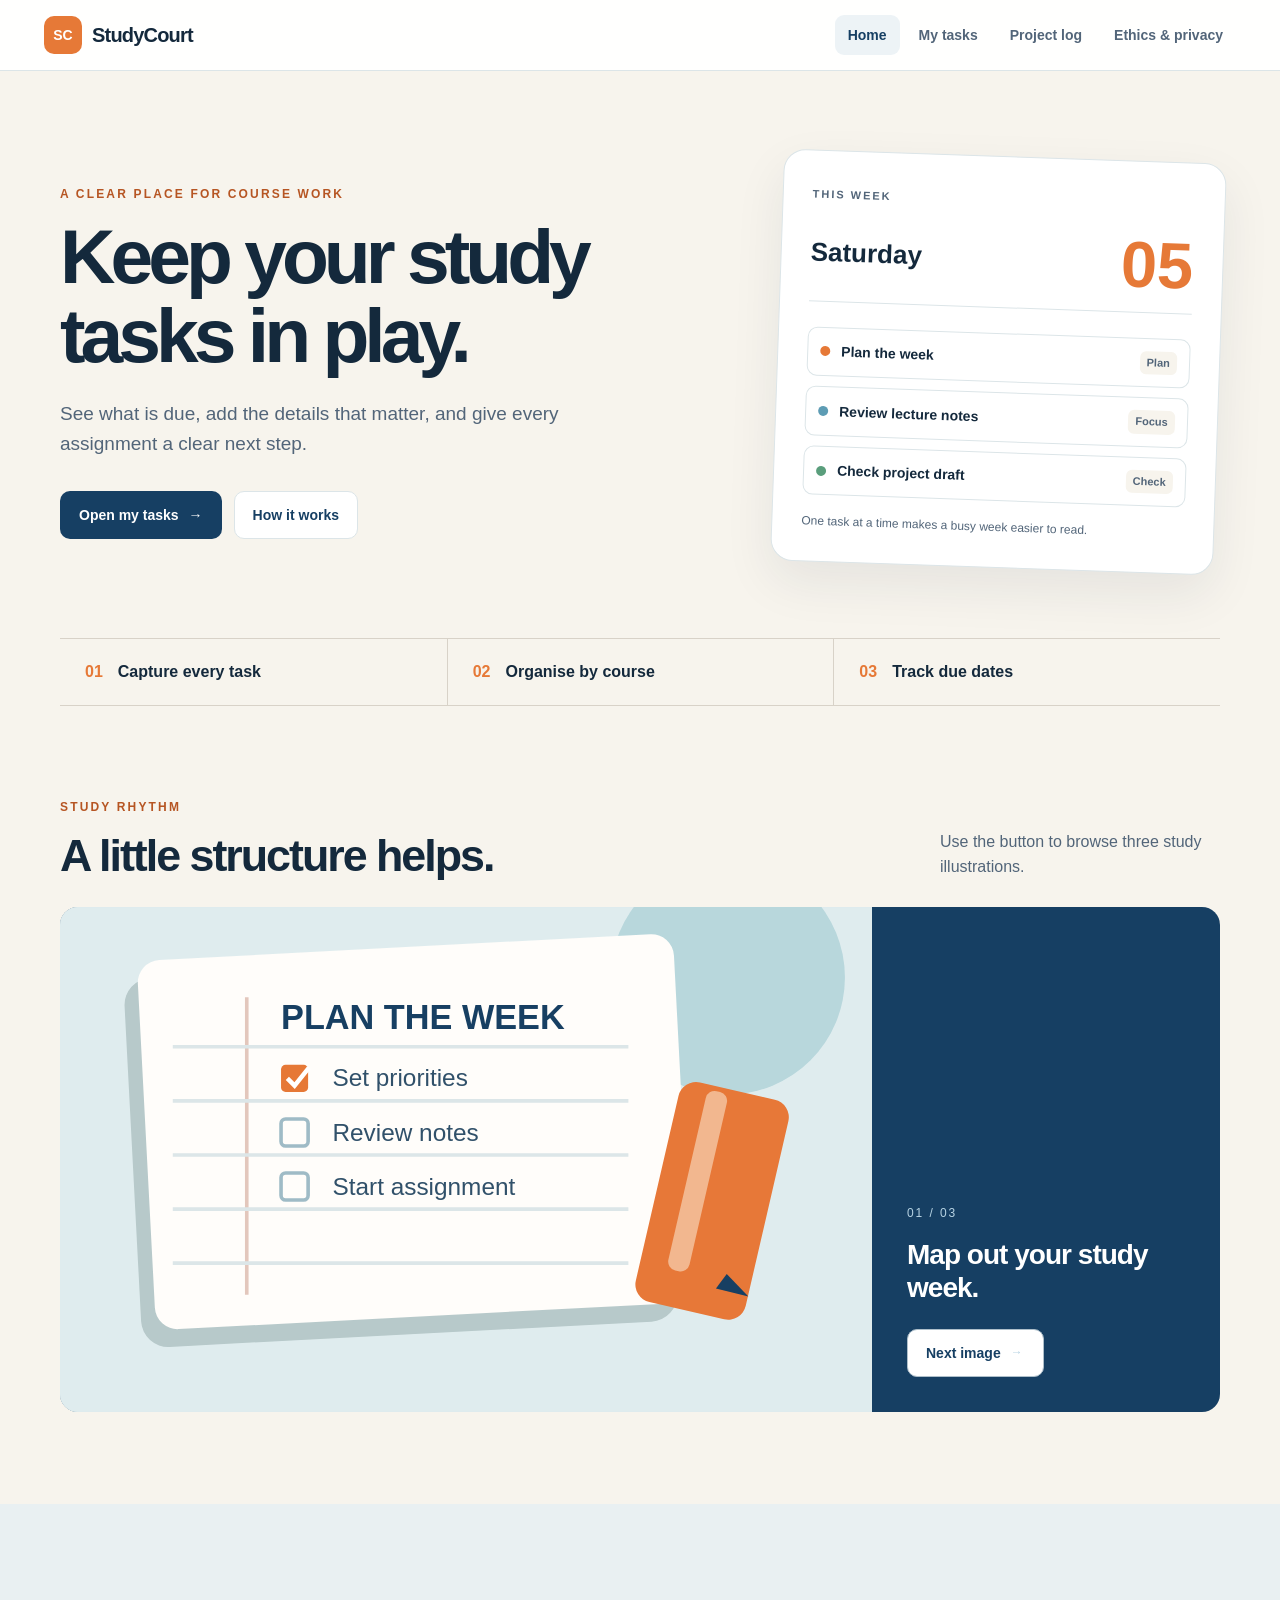
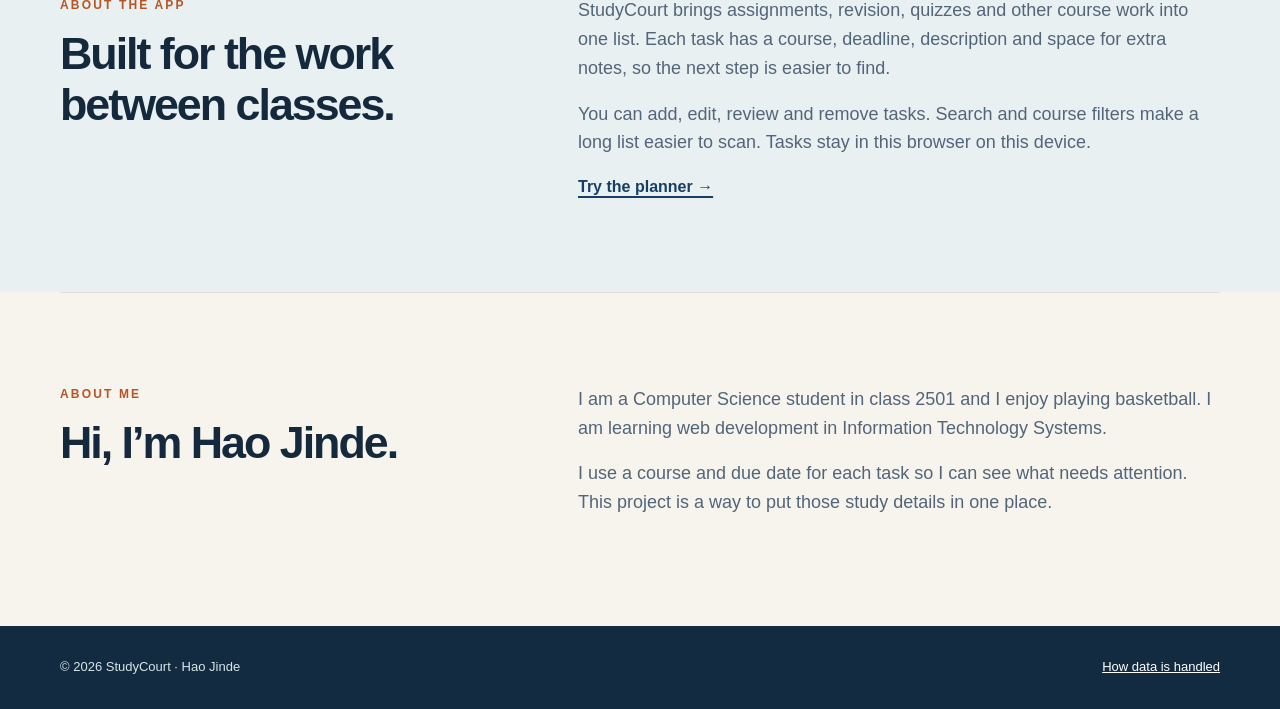
<file: index.html>
<!doctype html>
<html lang="en">
<head><meta charset="utf-8"><meta name="viewport" content="width=device-width, initial-scale=1"><meta http-equiv="refresh" content="0; url=source-code/html/index.html"><title>StudyCourt</title></head>
<body><p>Opening <a href="source-code/html/index.html">StudyCourt</a>…</p></body>
</html>
</file>
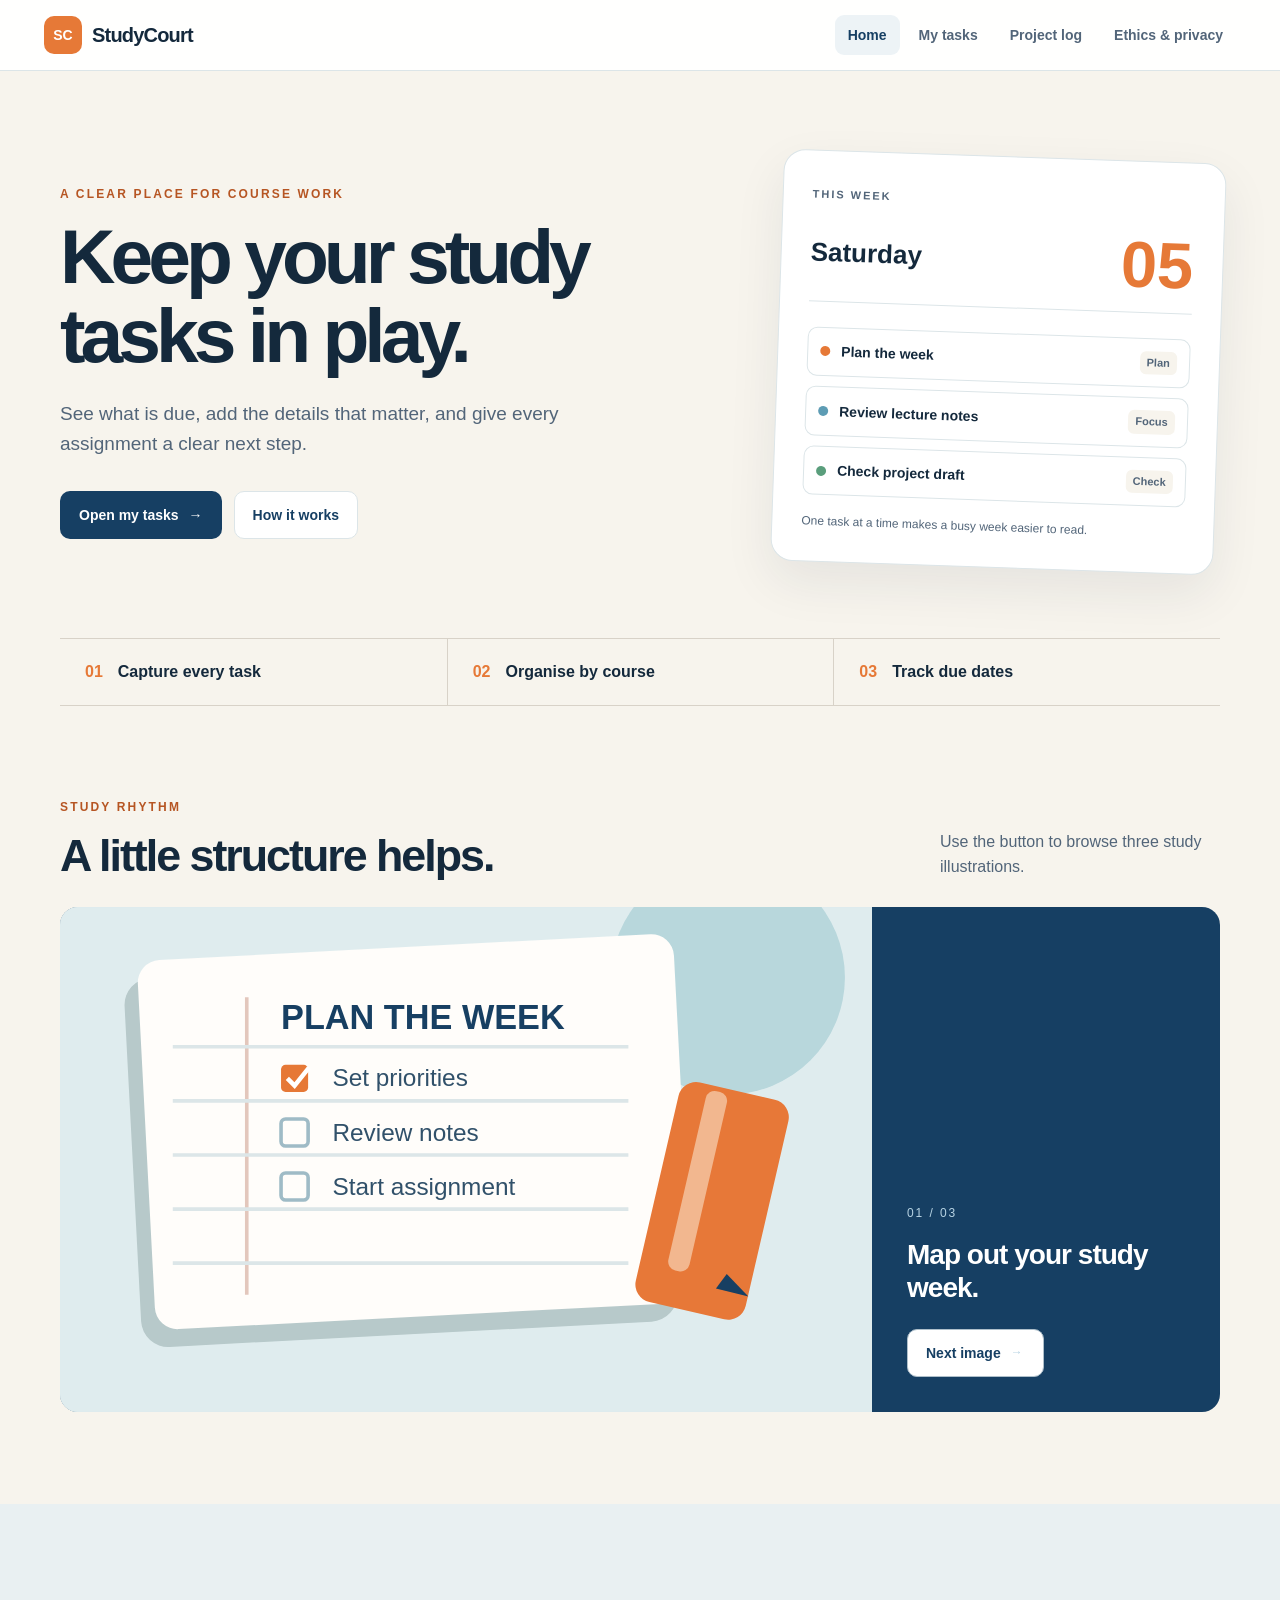
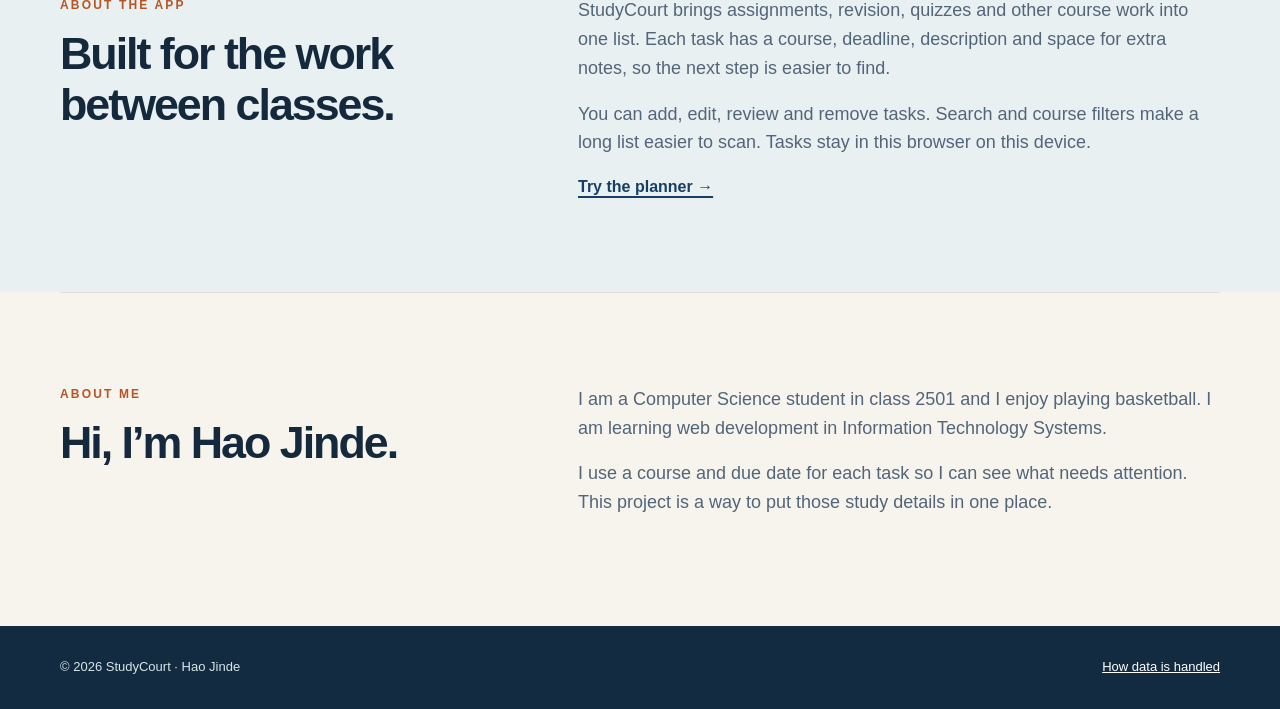
<file: source-code/html/index.html>
<!doctype html>
<html lang="en">
<head>
  <meta charset="utf-8">
  <meta name="viewport" content="width=device-width, initial-scale=1">
  <meta name="description" content="StudyCourt, a simple study task planner for students.">
  <title>StudyCourt | Home</title>
  <link rel="stylesheet" href="../css/styles.css?v=2">
  <script defer src="../js/site.js?v=2"></script>
</head>
<body data-page="home">
  <a class="skip-link" href="#main">Skip to content</a>
  <header class="site-header">
    <div class="header-inner">
      <a class="brand" href="index.html" aria-label="StudyCourt home"><span class="brand-mark">SC</span><span>StudyCourt</span></a>
      <nav aria-label="Main navigation">
        <a aria-current="page" href="index.html">Home</a><a href="tasks.html">My tasks</a><a href="blog.html">Project log</a><a href="privacy.html">Ethics & privacy</a>
      </nav>
    </div>
  </header>
  <main id="main">
    <section class="hero wrap">
      <div>
        <p class="eyebrow">A clear place for course work</p>
        <h1>Keep your study tasks in play.</h1>
        <p class="hero-copy">See what is due, add the details that matter, and give every assignment a clear next step.</p>
        <div class="hero-actions"><a class="button button-primary" href="tasks.html">Open my tasks <span aria-hidden="true">→</span></a><a class="button button-light" href="#about-app">How it works</a></div>
      </div>
      <div class="hero-card" aria-label="Planner preview">
        <span class="card-label">THIS WEEK</span>
        <div class="preview-date"><span id="preview-weekday">Today</span><strong id="preview-day">--</strong></div>
        <div class="preview-row"><span class="dot orange"></span><span>Plan the week</span><span class="mini-pill">Plan</span></div>
        <div class="preview-row"><span class="dot blue"></span><span>Review lecture notes</span><span class="mini-pill">Focus</span></div>
        <div class="preview-row"><span class="dot green"></span><span>Check project draft</span><span class="mini-pill">Check</span></div>
        <p class="preview-note">One task at a time makes a busy week easier to read.</p>
      </div>
    </section>
    <section class="feature-strip wrap" aria-label="Main features">
      <div><strong>01</strong><span>Capture every task</span></div><div><strong>02</strong><span>Organise by course</span></div><div><strong>03</strong><span>Track due dates</span></div>
    </section>
    <section class="section wrap" aria-labelledby="study-visuals-heading">
      <div class="section-heading"><div><p class="eyebrow">Study rhythm</p><h2 id="study-visuals-heading">A little structure helps.</h2></div><p>Use the button to browse three study illustrations.</p></div>
      <div class="image-stage"><img id="study-image" src="../../assets/study-plan.svg" alt="A notebook with a weekly study plan"><div class="image-caption"><span id="image-counter">01 / 03</span><p id="image-description">Map out your study week.</p><button id="next-image" class="button button-outline" type="button">Next image <span aria-hidden="true">→</span></button></div></div>
    </section>
    <section id="about-app" class="section section-tint"><div class="wrap two-column"><div><p class="eyebrow">About the app</p><h2>Built for the work between classes.</h2></div><div><p>StudyCourt brings assignments, revision, quizzes and other course work into one list. Each task has a course, deadline, description and space for extra notes, so the next step is easier to find.</p><p>You can add, edit, review and remove tasks. Search and course filters make a long list easier to scan. Tasks stay in this browser on this device.</p><a class="text-link" href="tasks.html">Try the planner →</a></div></div></section>
    <section class="section wrap two-column about-me"><div><p class="eyebrow">About me</p><h2>Hi, I’m Hao Jinde.</h2></div><div><p>I am a Computer Science student in class 2501 and I enjoy playing basketball. I am learning web development in Information Technology Systems.</p><p>I use a course and due date for each task so I can see what needs attention. This project is a way to put those study details in one place.</p></div></section>
  </main>
  <footer class="site-footer"><div class="wrap footer-inner"><span>© 2026 StudyCourt · Hao Jinde</span><a href="privacy.html">How data is handled</a></div></footer>
</body>
</html>
</file>
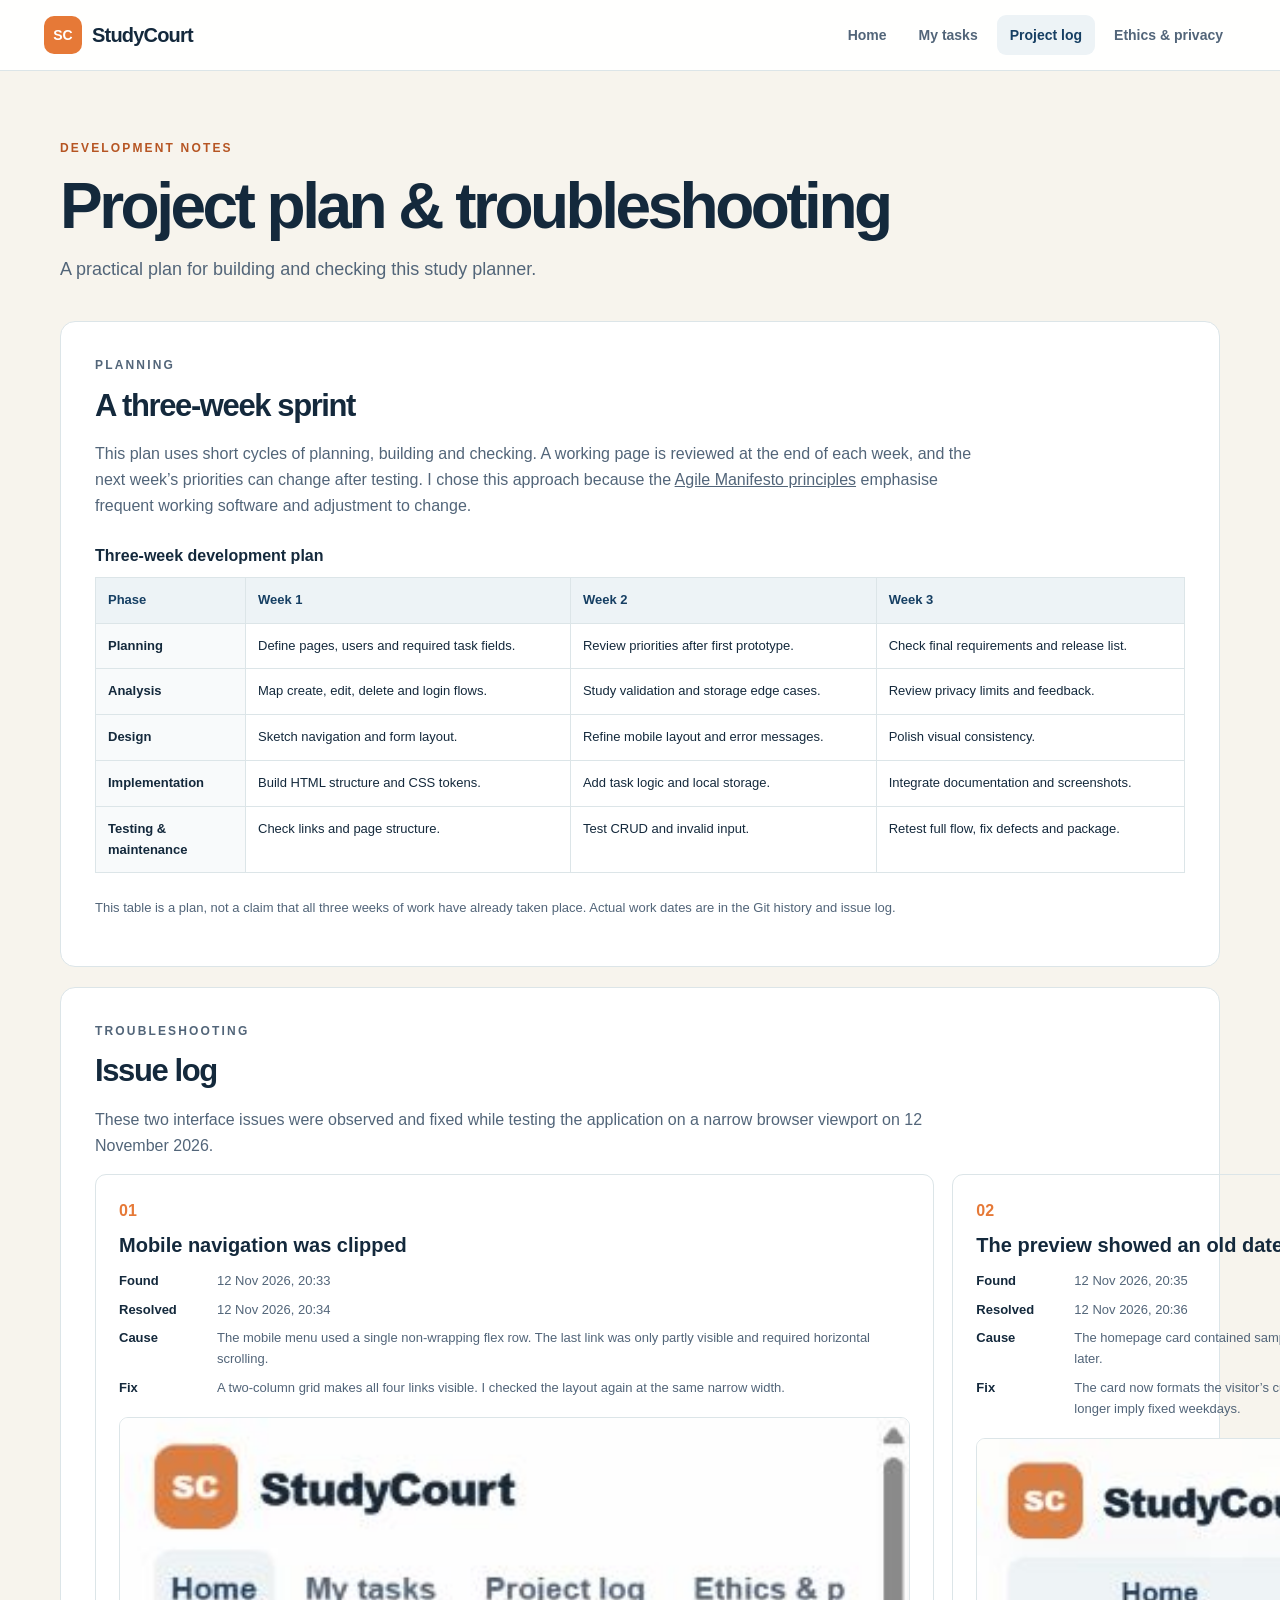
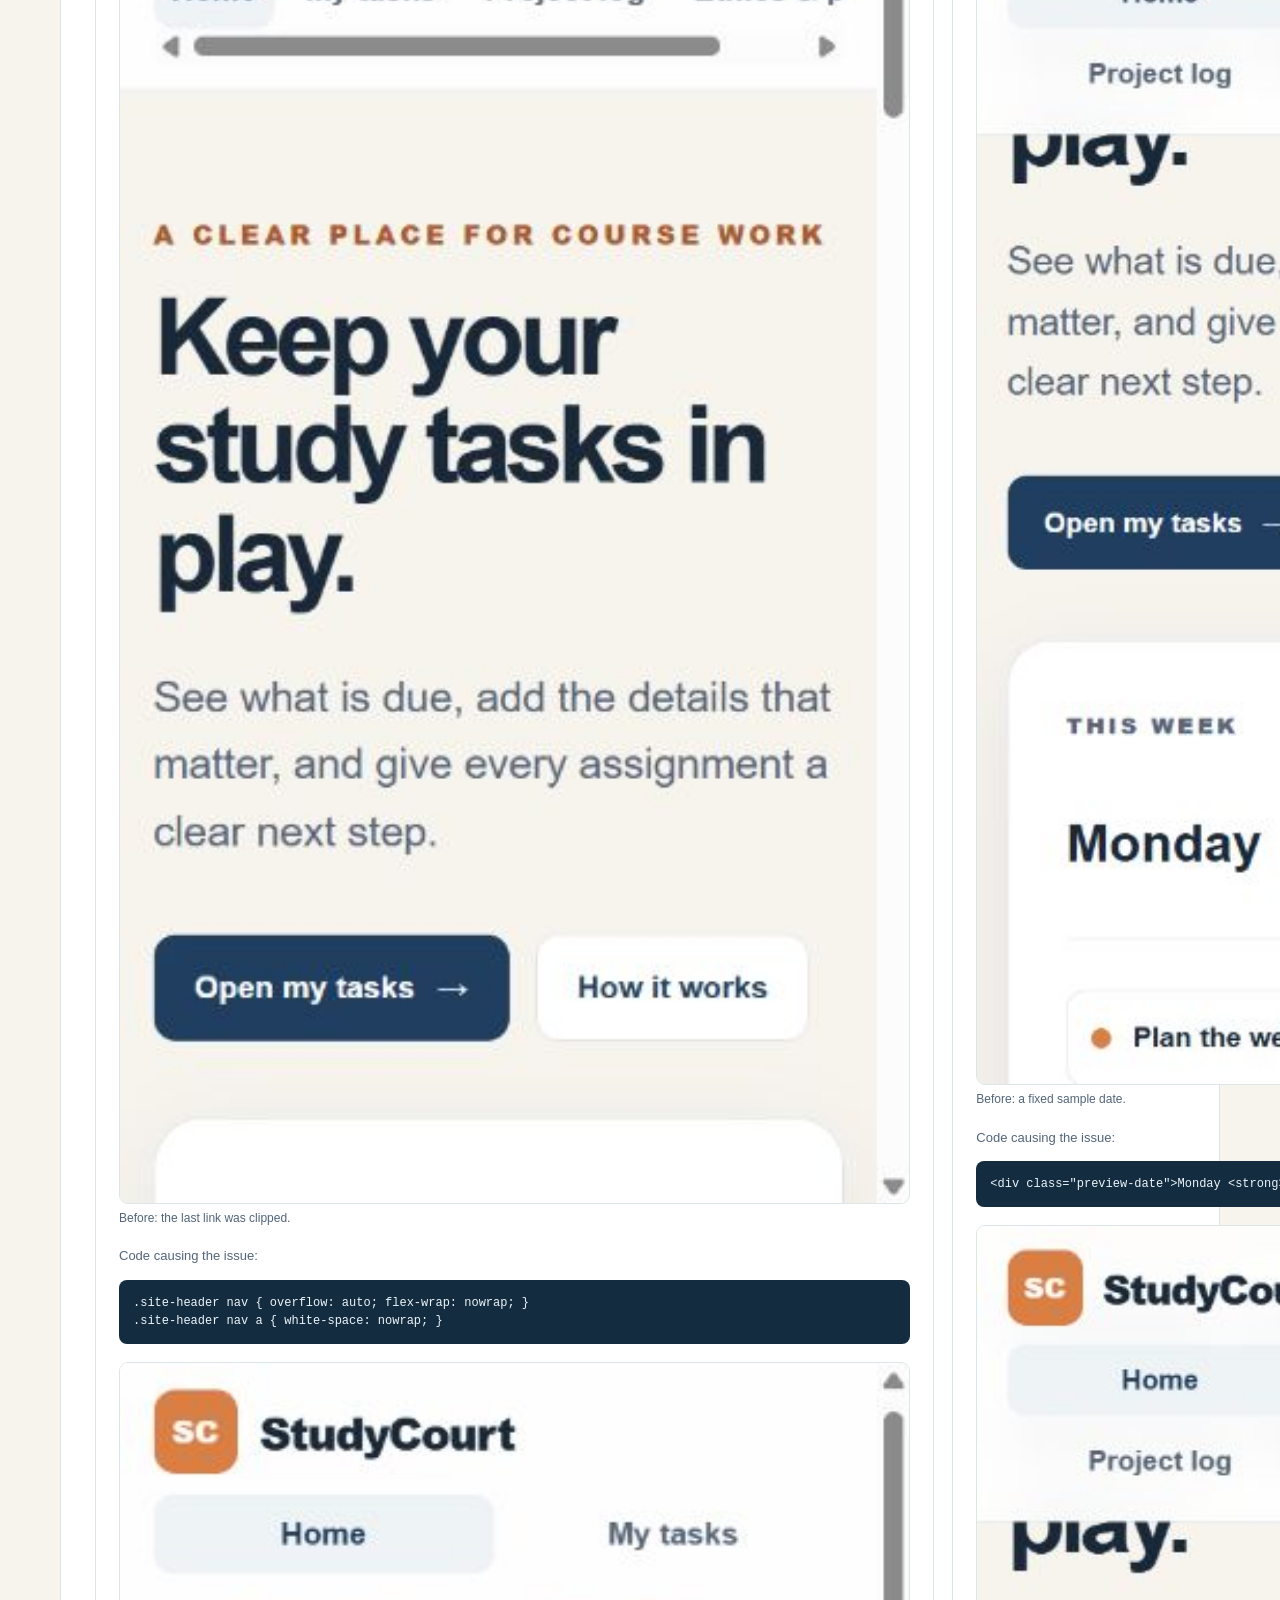
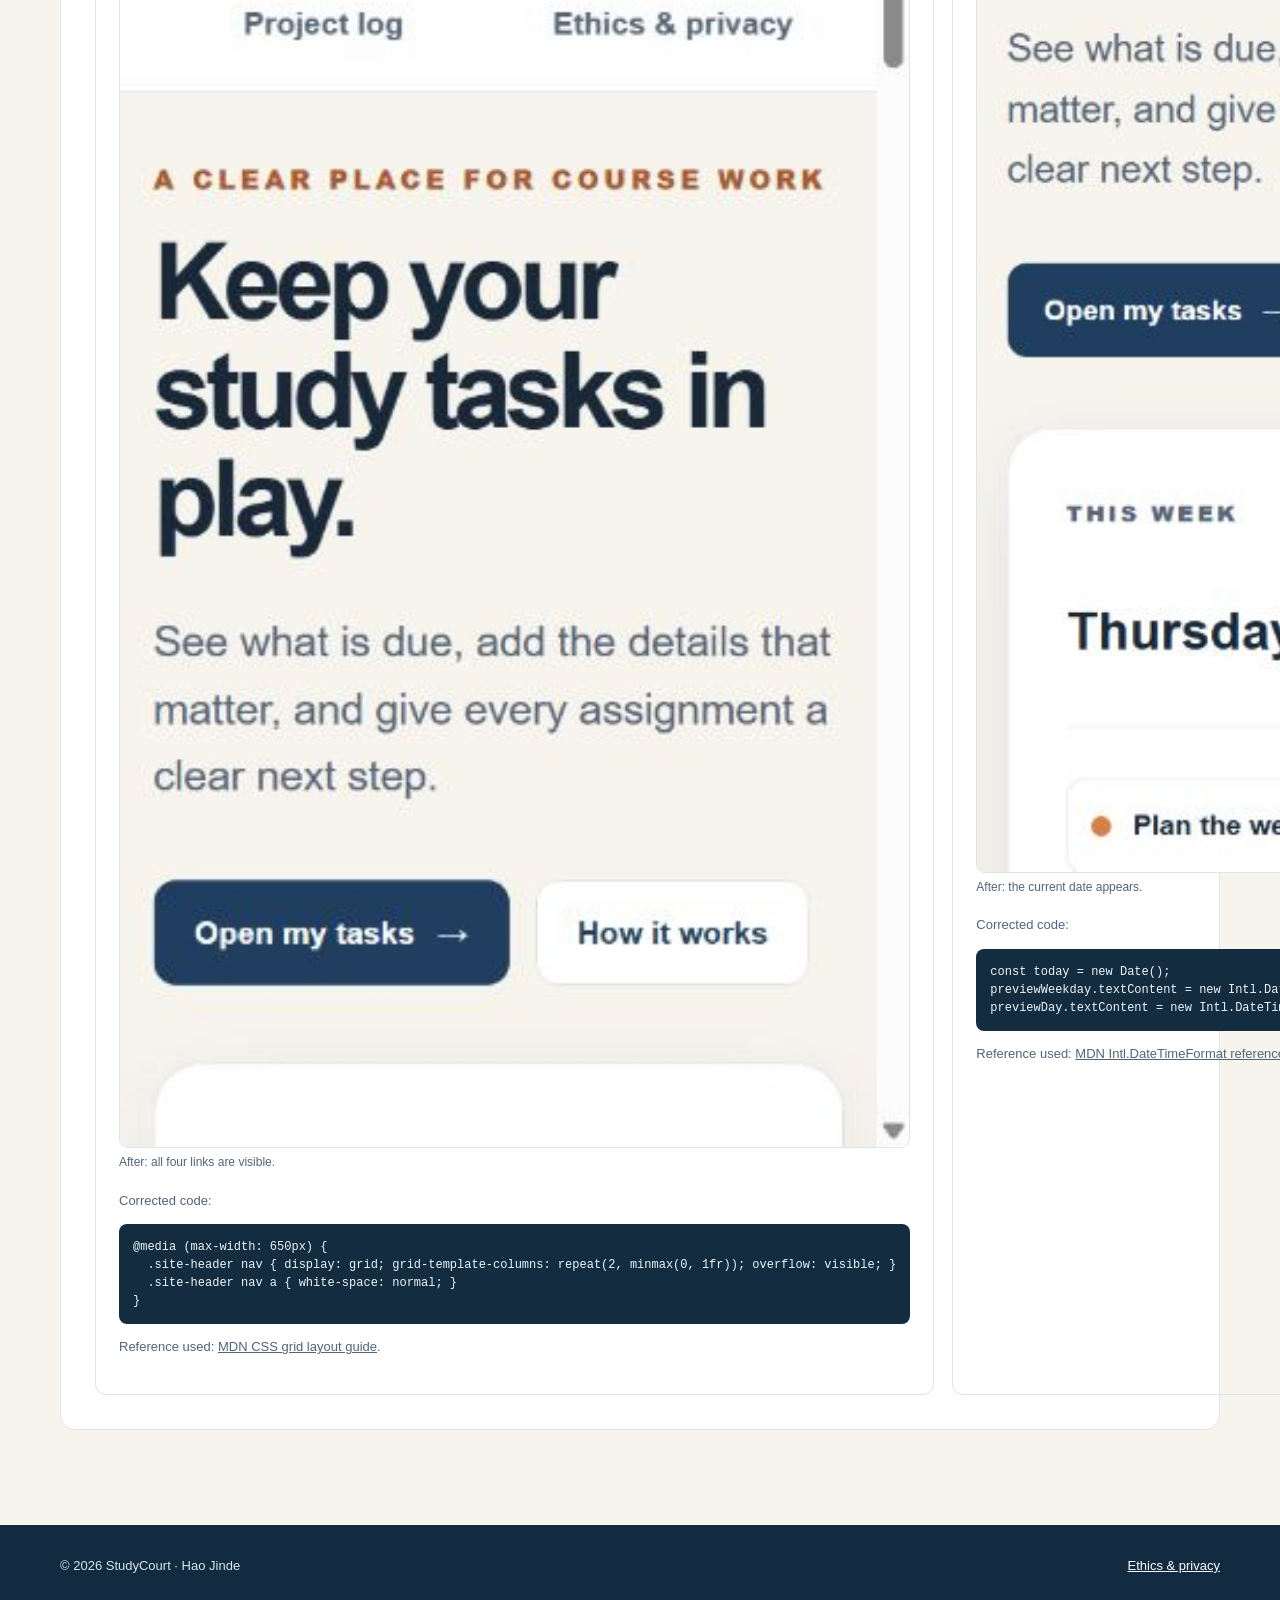
<file: source-code/html/blog.html>
<!doctype html>
<html lang="en">
<head><meta charset="utf-8"><meta name="viewport" content="width=device-width, initial-scale=1"><meta name="description" content="StudyCourt project plan and troubleshooting log."><title>StudyCourt | Project log</title><link rel="stylesheet" href="../css/styles.css?v=2"><script defer src="../js/site.js?v=2"></script></head>
<body data-page="blog">
  <a class="skip-link" href="#main">Skip to content</a><header class="site-header"><div class="header-inner"><a class="brand" href="index.html"><span class="brand-mark">SC</span><span>StudyCourt</span></a><nav aria-label="Main navigation"><a href="index.html">Home</a><a href="tasks.html">My tasks</a><a aria-current="page" href="blog.html">Project log</a><a href="privacy.html">Ethics & privacy</a></nav></div></header>
  <main id="main" class="wrap article-page"><div class="page-intro"><p class="eyebrow">Development notes</p><h1>Project plan & troubleshooting</h1><p>A practical plan for building and checking this study planner.</p></div>
    <section class="article-card"><p class="eyebrow">Planning</p><h2>A three-week sprint</h2><p>This plan uses short cycles of planning, building and checking. A working page is reviewed at the end of each week, and the next week’s priorities can change after testing. I chose this approach because the <a href="https://agilemanifesto.org/principles.html">Agile Manifesto principles</a> emphasise frequent working software and adjustment to change.</p><div class="table-scroll"><table><caption>Three-week development plan</caption><thead><tr><th>Phase</th><th>Week 1</th><th>Week 2</th><th>Week 3</th></tr></thead><tbody><tr><th>Planning</th><td>Define pages, users and required task fields.</td><td>Review priorities after first prototype.</td><td>Check final requirements and release list.</td></tr><tr><th>Analysis</th><td>Map create, edit, delete and login flows.</td><td>Study validation and storage edge cases.</td><td>Review privacy limits and feedback.</td></tr><tr><th>Design</th><td>Sketch navigation and form layout.</td><td>Refine mobile layout and error messages.</td><td>Polish visual consistency.</td></tr><tr><th>Implementation</th><td>Build HTML structure and CSS tokens.</td><td>Add task logic and local storage.</td><td>Integrate documentation and screenshots.</td></tr><tr><th>Testing & maintenance</th><td>Check links and page structure.</td><td>Test CRUD and invalid input.</td><td>Retest full flow, fix defects and package.</td></tr></tbody></table></div><p class="small-note">This table is a plan, not a claim that all three weeks of work have already taken place. Actual work dates are in the Git history and issue log.</p></section>
    <section class="article-card"><p class="eyebrow">Troubleshooting</p><h2>Issue log</h2><p>These two interface issues were observed and fixed while testing the application on a narrow browser viewport on 12 November 2026.</p>
      <div class="issue-grid"><article class="issue-card"><span class="issue-number">01</span><h3>Mobile navigation was clipped</h3><dl><dt>Found</dt><dd>12 Nov 2026, 20:33</dd><dt>Resolved</dt><dd>12 Nov 2026, 20:34</dd><dt>Cause</dt><dd>The mobile menu used a single non-wrapping flex row. The last link was only partly visible and required horizontal scrolling.</dd><dt>Fix</dt><dd>A two-column grid makes all four links visible. I checked the layout again at the same narrow width.</dd></dl><figure><img src="../../evidence/mobile-nav-before.png" alt="Before: the Ethics and privacy navigation link is clipped on a narrow screen"><figcaption>Before: the last link was clipped.</figcaption></figure><p>Code causing the issue:</p><pre><code>.site-header nav { overflow: auto; flex-wrap: nowrap; }
.site-header nav a { white-space: nowrap; }</code></pre><figure><img src="../../evidence/mobile-nav-after.png" alt="After: all four navigation links are visible in two rows"><figcaption>After: all four links are visible.</figcaption></figure><p>Corrected code:</p><pre><code>@media (max-width: 650px) {
  .site-header nav { display: grid; grid-template-columns: repeat(2, minmax(0, 1fr)); overflow: visible; }
  .site-header nav a { white-space: normal; }
}</code></pre><p>Reference used: <a href="https://developer.mozilla.org/en-US/docs/Learn_web_development/Core/CSS_layout/Grids">MDN CSS grid layout guide</a>.</p></article>
      <article class="issue-card"><span class="issue-number">02</span><h3>The preview showed an old date</h3><dl><dt>Found</dt><dd>12 Nov 2026, 20:35</dd><dt>Resolved</dt><dd>12 Nov 2026, 20:36</dd><dt>Cause</dt><dd>The homepage card contained sample text “Monday 09”, so it did not match the actual day when opened later.</dd><dt>Fix</dt><dd>The card now formats the visitor’s current date. I also changed the three sample task labels so they no longer imply fixed weekdays.</dd></dl><figure><img src="../../evidence/date-card-before.png" alt="Before: home preview shows Monday 09 on Thursday"><figcaption>Before: a fixed sample date.</figcaption></figure><p>Code causing the issue:</p><pre><code>&lt;div class="preview-date"&gt;Monday &lt;strong&gt;09&lt;/strong&gt;&lt;/div&gt;</code></pre><figure><img src="../../evidence/date-card-after.png" alt="After: home preview shows Thursday 12"><figcaption>After: the current date appears.</figcaption></figure><p>Corrected code:</p><pre><code>const today = new Date();
previewWeekday.textContent = new Intl.DateTimeFormat('en-AU', {weekday: 'long'}).format(today);
previewDay.textContent = new Intl.DateTimeFormat('en-AU', {day: '2-digit'}).format(today);</code></pre><p>Reference used: <a href="https://developer.mozilla.org/en-US/docs/Web/JavaScript/Reference/Global_Objects/Intl/DateTimeFormat">MDN Intl.DateTimeFormat reference</a>.</p></article></div>
    </section>
  </main><footer class="site-footer"><div class="wrap footer-inner"><span>© 2026 StudyCourt · Hao Jinde</span><a href="privacy.html">Ethics & privacy</a></div></footer>
</body></html>
</file>
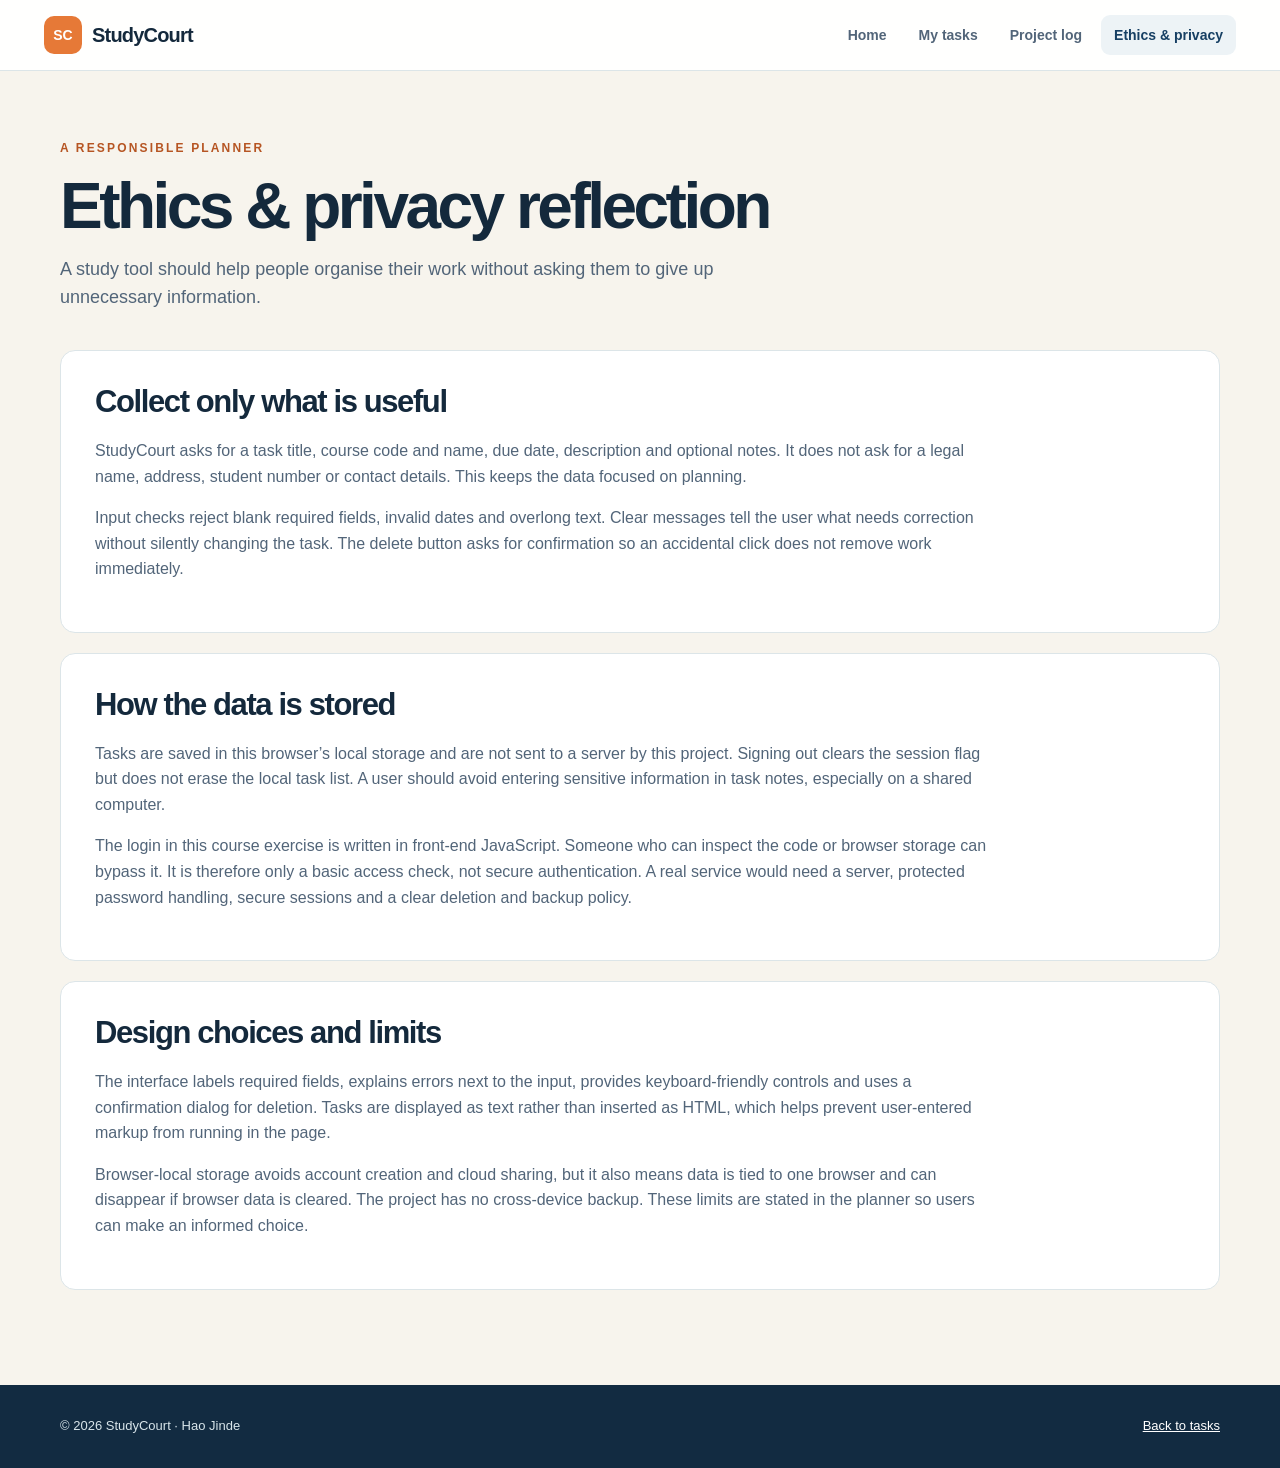
<file: source-code/html/privacy.html>
<!doctype html>
<html lang="en">
<head><meta charset="utf-8"><meta name="viewport" content="width=device-width, initial-scale=1"><meta name="description" content="Ethics and privacy reflection for StudyCourt."><title>StudyCourt | Ethics & privacy</title><link rel="stylesheet" href="../css/styles.css?v=2"><script defer src="../js/site.js?v=2"></script></head>
<body data-page="privacy"><a class="skip-link" href="#main">Skip to content</a><header class="site-header"><div class="header-inner"><a class="brand" href="index.html"><span class="brand-mark">SC</span><span>StudyCourt</span></a><nav aria-label="Main navigation"><a href="index.html">Home</a><a href="tasks.html">My tasks</a><a href="blog.html">Project log</a><a aria-current="page" href="privacy.html">Ethics & privacy</a></nav></div></header>
  <main id="main" class="wrap article-page"><div class="page-intro"><p class="eyebrow">A responsible planner</p><h1>Ethics & privacy reflection</h1><p>A study tool should help people organise their work without asking them to give up unnecessary information.</p></div>
    <section class="article-card"><h2>Collect only what is useful</h2><p>StudyCourt asks for a task title, course code and name, due date, description and optional notes. It does not ask for a legal name, address, student number or contact details. This keeps the data focused on planning.</p><p>Input checks reject blank required fields, invalid dates and overlong text. Clear messages tell the user what needs correction without silently changing the task. The delete button asks for confirmation so an accidental click does not remove work immediately.</p></section>
    <section class="article-card"><h2>How the data is stored</h2><p>Tasks are saved in this browser’s local storage and are not sent to a server by this project. Signing out clears the session flag but does not erase the local task list. A user should avoid entering sensitive information in task notes, especially on a shared computer.</p><p>The login in this course exercise is written in front-end JavaScript. Someone who can inspect the code or browser storage can bypass it. It is therefore only a basic access check, not secure authentication. A real service would need a server, protected password handling, secure sessions and a clear deletion and backup policy.</p></section>
    <section class="article-card"><h2>Design choices and limits</h2><p>The interface labels required fields, explains errors next to the input, provides keyboard-friendly controls and uses a confirmation dialog for deletion. Tasks are displayed as text rather than inserted as HTML, which helps prevent user-entered markup from running in the page.</p><p>Browser-local storage avoids account creation and cloud sharing, but it also means data is tied to one browser and can disappear if browser data is cleared. The project has no cross-device backup. These limits are stated in the planner so users can make an informed choice.</p></section>
  </main><footer class="site-footer"><div class="wrap footer-inner"><span>© 2026 StudyCourt · Hao Jinde</span><a href="tasks.html">Back to tasks</a></div></footer></body></html>
</file>
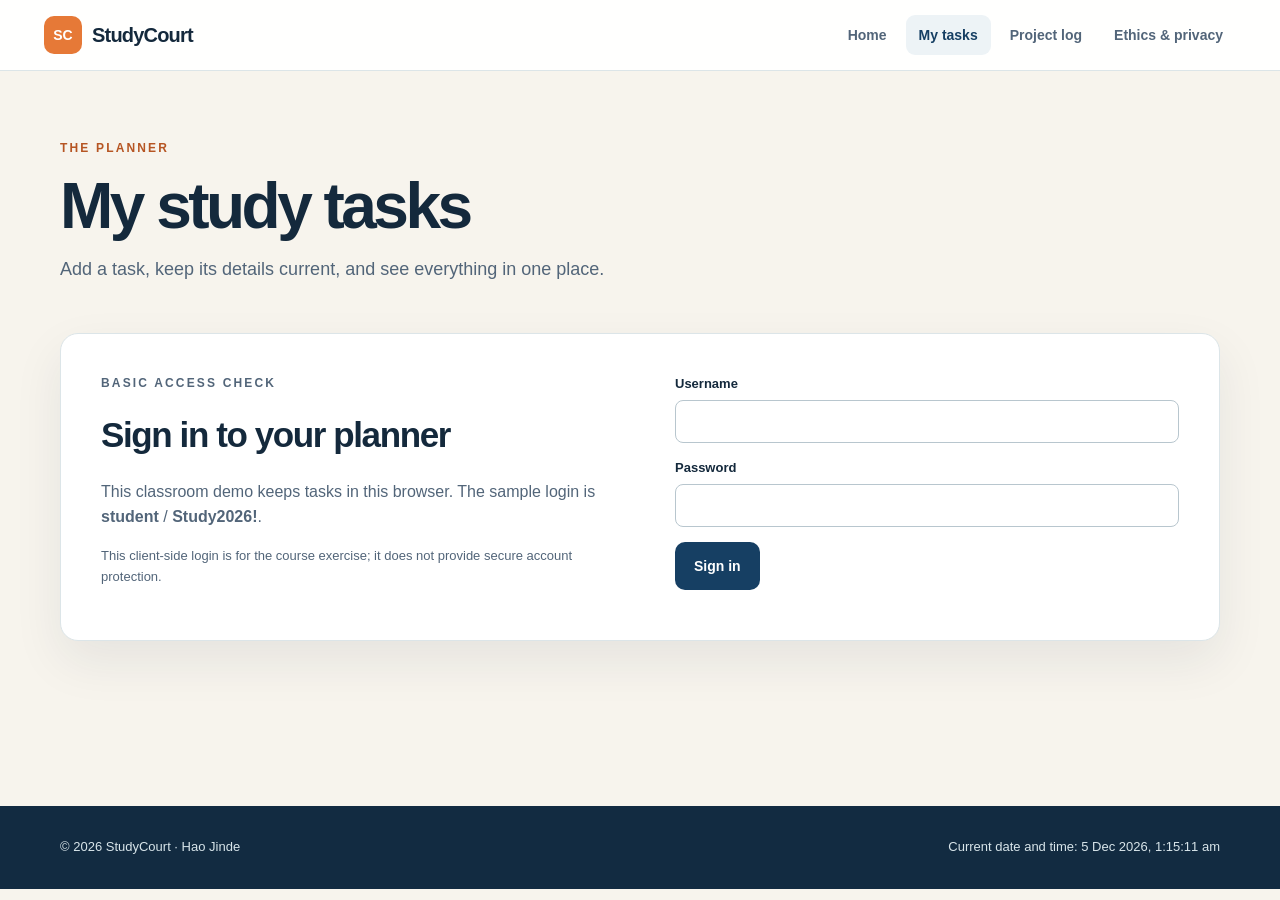
<file: source-code/html/tasks.html>
<!doctype html>
<html lang="en">
<head><meta charset="utf-8"><meta name="viewport" content="width=device-width, initial-scale=1"><meta name="description" content="Manage study tasks in StudyCourt."><title>StudyCourt | My tasks</title><link rel="stylesheet" href="../css/styles.css?v=2"><script defer src="../js/site.js?v=2"></script><script defer src="../js/tasks.js"></script></head>
<body data-page="tasks">
  <a class="skip-link" href="#main">Skip to content</a>
  <header class="site-header"><div class="header-inner"><a class="brand" href="index.html"><span class="brand-mark">SC</span><span>StudyCourt</span></a><nav aria-label="Main navigation"><a href="index.html">Home</a><a aria-current="page" href="tasks.html">My tasks</a><a href="blog.html">Project log</a><a href="privacy.html">Ethics & privacy</a></nav></div></header>
  <main id="main" class="wrap task-page">
    <div class="page-intro"><p class="eyebrow">The planner</p><h1>My study tasks</h1><p>Add a task, keep its details current, and see everything in one place.</p></div>
    <section id="login-panel" class="login-panel" aria-labelledby="login-heading">
      <div><p class="eyebrow">Basic access check</p><h2 id="login-heading">Sign in to your planner</h2><p>This classroom demo keeps tasks in this browser. The sample login is <strong>student</strong> / <strong>Study2026!</strong>.</p><p class="small-note">This client-side login is for the course exercise; it does not provide secure account protection.</p></div>
      <form id="login-form" novalidate><div class="field"><label for="username">Username</label><input id="username" name="username" autocomplete="username" required></div><div class="field"><label for="password">Password</label><input id="password" name="password" type="password" autocomplete="current-password" required></div><p id="login-error" class="form-error" role="alert" hidden></p><button class="button button-primary" type="submit">Sign in</button></form>
    </section>
    <div id="planner" hidden>
      <div class="planner-top"><div><p class="eyebrow">Workspace</p><h2>Plan the next step.</h2></div><button id="logout-button" class="button button-outline" type="button">Sign out</button></div>
      <div class="stats" aria-label="Task summary"><div><span id="total-count">0</span><p>Total tasks</p></div><div><span id="upcoming-count">0</span><p>Due in 7 days</p></div><div><span id="overdue-count">0</span><p>Overdue</p></div></div>
      <div class="planner-grid">
        <section class="panel" aria-labelledby="task-form-heading"><div class="panel-heading"><h3 id="task-form-heading">Add a study task</h3><p>Fields marked * are required.</p></div>
          <form id="task-form" novalidate>
            <input id="editing-id" type="hidden">
            <div class="field"><label for="task-title">Task title *</label><input id="task-title" name="task-title" maxlength="80" placeholder="Complete Assignment 3" required><span class="field-error" id="task-title-error"></span></div>
            <div class="field-grid"><div class="field"><label for="course-code">Course code *</label><input id="course-code" name="course-code" maxlength="12" placeholder="INFO1012" required><span class="field-error" id="course-code-error"></span></div><div class="field"><label for="course-name">Course name *</label><input id="course-name" name="course-name" maxlength="80" placeholder="Information Technology Systems" required><span class="field-error" id="course-name-error"></span></div></div>
            <div class="field"><label for="due-date">Due date *</label><input id="due-date" name="due-date" type="date" required><span class="field-error" id="due-date-error"></span></div>
            <div class="field"><label for="description">Description *</label><textarea id="description" name="description" rows="3" maxlength="500" placeholder="What needs to be done?" required></textarea><span class="field-error" id="description-error"></span></div>
            <div class="field"><label for="notes">Additional notes</label><textarea id="notes" name="notes" rows="2" maxlength="500" placeholder="Links, reminders or a first step"></textarea><span class="field-error" id="notes-error"></span></div>
            <div class="form-actions"><button id="save-button" class="button button-primary" type="submit">Add task</button><button id="cancel-edit" class="button button-light" type="button" hidden>Cancel edit</button></div>
          </form>
        </section>
        <section class="panel task-list-panel" aria-labelledby="task-list-heading"><div class="panel-heading"><h3 id="task-list-heading">Task list</h3><p>Find a course or task, then edit its details.</p></div><div class="filters"><label class="field" for="task-search"><span>Search tasks</span><input id="task-search" type="search" placeholder="Search by title or course"></label><label class="field" for="task-filter"><span>Show</span><select id="task-filter"><option value="all">All tasks</option><option value="upcoming">Upcoming</option><option value="overdue">Overdue</option></select></label></div><p id="task-status" class="status-message" role="status" aria-live="polite"></p><div id="task-list" class="task-list"></div></section>
      </div>
    </div>
  </main>
  <footer class="site-footer"><div class="wrap footer-inner"><span>© 2026 StudyCourt · Hao Jinde</span><span id="current-datetime" aria-live="off"></span></div></footer>
</body>
</html>
</file>
<file: source-code/css/styles.css>
/* Shared colours and spacing keep all four pages consistent. */
:root {
  --ink:#14293c;
  --muted:#526579;
  --blue:#163f63;
  --orange:#e67937;
  --cream:#f7f4ed;
  --pale:#edf3f6;
  --line:#dce5e8;
  --white:#fff;
  --shadow:0 20px 50px rgba(20,41,60,.08)
}

* {
  box-sizing:border-box
}

html {
  scroll-behavior:smooth
}

body {
  margin:0;
  color:var(--ink);
  background:var(--cream);
  font:16px/1.6 Arial,Helvetica,sans-serif
}

button,input,textarea,select {
  font:inherit
}

button {
  cursor:pointer
}

a {
  color:inherit
}

img {
  max-width:100%;
  display:block
}

[hidden] {
  display:none!important
}

.wrap {
  width:min(1160px,calc(100% - 48px));
  margin-inline:auto
}

.skip-link {
  position:absolute;
  left:-999px;
  top:8px;
  padding:9px 14px;
  background:var(--ink);
  color:#fff;
  z-index:10
}

.skip-link:focus {
  left:8px
}

.site-header {
  background:rgba(255,255,255,.94);
  border-bottom:1px solid var(--line);
  position:sticky;
  top:0;
  z-index:5;
  backdrop-filter:blur(12px)
}

.header-inner {
  max-width:1240px;
  margin:auto;
  padding:15px 24px;
  display:flex;
  align-items:center;
  justify-content:space-between;
  gap:24px
}

.brand {
  display:inline-flex;
  align-items:center;
  gap:10px;
  text-decoration:none;
  font-size:20px;
  font-weight:800;
  letter-spacing:-.04em;
  white-space:nowrap
}

.brand-mark {
  display:grid;
  place-items:center;
  width:38px;
  height:38px;
  border-radius:10px;
  background:var(--orange);
  color:white;
  font-size:14px;
  letter-spacing:0
}

.site-header nav {
  display:flex;
  flex-wrap:wrap;
  gap:6px
}

.site-header nav a {
  text-decoration:none;
  font-weight:700;
  font-size:14px;
  color:var(--muted);
  padding:9px 13px;
  border-radius:9px
}

.site-header nav a:hover,.site-header nav a[aria-current] {
  background:var(--pale);
  color:var(--blue)
}

:focus-visible {
  outline:3px solid var(--orange);
  outline-offset:3px
}

.eyebrow {
  text-transform:uppercase;
  letter-spacing:.18em;
  color:#b65523;
  font-size:12px;
  font-weight:800;
  margin:0 0 13px
}

.hero {
  min-height:560px;
  padding-block:85px 70px;
  display:grid;
  grid-template-columns:1.18fr .82fr;
  gap:80px;
  align-items:center
}

.hero h1 {
  font-size:clamp(46px,6vw,83px);
  line-height:1.02;
  letter-spacing:-.065em;
  margin:0 0 25px;
  max-width:750px
}

.hero-copy {
  font-size:19px;
  max-width:520px;
  color:var(--muted);
  margin:0
}

.hero-actions {
  display:flex;
  flex-wrap:wrap;
  gap:12px;
  margin-top:31px
}

.button {
  display:inline-flex;
  align-items:center;
  justify-content:center;
  gap:10px;
  padding:12px 18px;
  border-radius:10px;
  border:1px solid transparent;
  text-decoration:none;
  font-weight:700;
  font-size:14px;
  min-height:46px
}

.button-primary {
  background:var(--blue);
  color:white
}

.button-primary:hover {
  background:#0e2f4c
}

.button-light {
  background:white;
  color:var(--blue);
  border-color:var(--line)
}

.button-light:hover,.button-outline:hover {
  background:var(--pale)
}

.button-outline {
  background:transparent;
  color:var(--blue);
  border-color:#aebfca
}

.button-danger {
  background:#fff5f2;
  color:#9a3f26;
  border-color:#e9c4bb
}

.button-danger:hover {
  background:#ffe8e2
}

.hero-card {
  background:#fff;
  border:1px solid var(--line);
  border-radius:22px;
  padding:29px;
  box-shadow:var(--shadow);
  transform:rotate(2deg)
}

.card-label {
  font-size:11px;
  letter-spacing:.18em;
  font-weight:800;
  color:var(--muted)
}

.preview-date {
  display:flex;
  justify-content:space-between;
  align-items:center;
  font-size:26px;
  font-weight:700;
  margin:15px 0 25px;
  border-bottom:1px solid var(--line);
  padding-bottom:15px
}

.preview-date strong {
  font-size:65px;
  color:var(--orange);
  line-height:1
}

.preview-row {
  display:flex;
  align-items:center;
  gap:11px;
  border:1px solid var(--line);
  border-radius:10px;
  padding:12px;
  margin-top:10px;
  font-size:14px;
  font-weight:700
}

.dot {
  width:10px;
  height:10px;
  border-radius:100%;
  flex:none
}

.dot.orange {
  background:var(--orange)
}

.dot.blue {
  background:#5d9cb4
}

.dot.green {
  background:#5a9e7c
}

.mini-pill {
  margin-left:auto;
  background:var(--cream);
  font-size:11px;
  padding:3px 7px;
  border-radius:6px;
  color:var(--muted)
}

.preview-note {
  font-size:12px;
  color:var(--muted);
  margin:17px 0 0
}

.feature-strip {
  display:grid;
  grid-template-columns:repeat(3,1fr);
  border-top:1px solid #d8d2c8;
  border-bottom:1px solid #d8d2c8
}

.feature-strip div {
  padding:20px 25px;
  display:flex;
  align-items:center;
  gap:15px;
  font-weight:700
}

.feature-strip div+div {
  border-left:1px solid #d8d2c8
}

.feature-strip strong {
  color:var(--orange)
}

.section {
  padding-block:92px
}

.section-heading {
  display:flex;
  align-items:end;
  justify-content:space-between;
  gap:30px;
  margin-bottom:27px
}

.section-heading h2,.two-column h2,.planner-top h2,.article-card h2 {
  font-size:clamp(32px,3.5vw,48px);
  line-height:1.12;
  letter-spacing:-.045em;
  margin:0
}

.section-heading>p {
  color:var(--muted);
  max-width:280px;
  margin:0
}

.image-stage {
  display:grid;
  grid-template-columns:1.4fr .6fr;
  min-height:350px;
  background:var(--blue);
  border-radius:18px;
  overflow:hidden
}

.image-stage img {
  width:100%;
  height:100%;
  object-fit:cover;
  background:#dce9ec
}

.image-caption {
  padding:35px;
  color:#fff;
  display:flex;
  flex-direction:column;
  align-items:start;
  justify-content:end
}

.image-caption span {
  font-size:12px;
  letter-spacing:.16em;
  color:#b8d4e4
}

.image-caption p {
  font-size:28px;
  font-weight:700;
  letter-spacing:-.035em;
  line-height:1.2;
  margin:14px 0 24px
}

.image-caption .button {
  background:#fff;
  color:var(--blue)
}

.section-tint {
  background:#e9f0f2
}

.two-column {
  display:grid;
  grid-template-columns:.8fr 1.2fr;
  gap:90px
}

.two-column p:not(.eyebrow) {
  color:var(--muted);
  font-size:18px;
  max-width:680px;
  margin:0 0 17px
}

.text-link {
  color:var(--blue);
  font-weight:800;
  text-decoration-thickness:2px;
  text-underline-offset:4px
}

.about-me {
  border-top:1px solid #e5ded2
}

.site-footer {
  background:#122b41;
  color:#d8e5ea
}

.footer-inner {
  min-height:83px;
  display:flex;
  align-items:center;
  justify-content:space-between;
  gap:20px;
  font-size:13px
}

.footer-inner a {
  color:#fff
}

.page-intro {
  padding:68px 0 38px
}

.page-intro h1 {
  font-size:clamp(38px,5vw,64px);
  line-height:1.08;
  letter-spacing:-.055em;
  margin:0 0 14px
}

.page-intro>p:last-child {
  font-size:18px;
  color:var(--muted);
  margin:0;
  max-width:680px
}

.task-page {
  min-height:calc(100vh - 165px);
  padding-bottom:80px
}

.login-panel {
  display:grid;
  grid-template-columns:1fr 1fr;
  gap:70px;
  padding:40px;
  background:#fff;
  border:1px solid var(--line);
  border-radius:18px;
  box-shadow:var(--shadow);
  margin:12px 0 70px
}

.login-panel h2 {
  font-size:35px;
  letter-spacing:-.04em;
  margin:0 0 13px
}

.login-panel p {
  color:var(--muted)
}

.small-note {
  font-size:13px;
  color:var(--muted)
}

.field {
  display:flex;
  flex-direction:column;
  gap:5px;
  margin-bottom:15px;
  font-weight:700;
  font-size:13px
}

.field input,.field textarea,.field select {
  width:100%;
  border:1px solid #b8c6ce;
  border-radius:8px;
  background:#fff;
  padding:10px 12px;
  color:var(--ink);
  font-weight:400;
  min-height:43px
}

.field textarea {
  resize:vertical
}

.field input:focus,.field textarea:focus,.field select:focus {
  border-color:var(--blue);
  outline:2px solid #b4d4e6;
  outline-offset:0
}

.field input[aria-invalid=true],.field textarea[aria-invalid=true] {
  border-color:#b73726;
  background:#fffaf8
}

.form-error,.field-error {
  color:#a33123;
  font-size:12px;
  font-weight:600;
  min-height:0
}

.form-error:not([hidden]) {
  margin:4px 0 13px
}

.planner-top {
  display:flex;
  justify-content:space-between;
  align-items:end;
  gap:20px;
  margin:18px 0 23px
}

.stats {
  display:grid;
  grid-template-columns:repeat(3,1fr);
  gap:14px;
  margin-bottom:25px
}

.stats>div {
  background:#fff;
  border:1px solid var(--line);
  border-radius:12px;
  padding:19px 22px
}

.stats span {
  display:block;
  font-weight:800;
  font-size:35px;
  color:var(--blue);
  line-height:1
}

.stats p {
  margin:8px 0 0;
  color:var(--muted);
  font-size:13px
}

.planner-grid {
  display:grid;
  grid-template-columns:minmax(310px,.85fr) minmax(420px,1.15fr);
  gap:20px;
  align-items:start
}

.panel {
  background:#fff;
  border:1px solid var(--line);
  border-radius:14px;
  padding:26px;
  box-shadow:0 8px 30px rgba(20,41,60,.04)
}

.panel-heading {
  border-bottom:1px solid var(--line);
  padding-bottom:16px;
  margin-bottom:20px
}

.panel-heading h3 {
  font-size:24px;
  letter-spacing:-.035em;
  margin:0 0 3px
}

.panel-heading p {
  color:var(--muted);
  margin:0;
  font-size:13px
}

.field-grid {
  display:grid;
  grid-template-columns:1fr 1fr;
  gap:12px
}

.form-actions {
  display:flex;
  flex-wrap:wrap;
  gap:8px;
  margin-top:19px
}

.filters {
  display:grid;
  grid-template-columns:1.6fr 1fr;
  gap:12px
}

.status-message {
  min-height:24px;
  margin:2px 0 12px;
  color:var(--blue);
  font-size:13px
}

.task-list {
  display:grid;
  gap:12px
}

.task-card {
  border:1px solid var(--line);
  border-radius:11px;
  padding:18px;
  background:#fff
}

.task-card.overdue {
  border-left:4px solid #c44d33
}

.task-card.upcoming {
  border-left:4px solid #dba24b
}

.task-card h4 {
  font-size:18px;
  margin:6px 0 3px
}

.task-card p {
  margin:8px 0;
  color:var(--muted);
  font-size:13px
}

.task-card .course {
  font-weight:800;
  color:var(--blue);
  font-size:12px;
  letter-spacing:.03em
}

.task-meta {
  display:flex;
  flex-wrap:wrap;
  align-items:center;
  gap:8px;
  color:var(--muted);
  font-size:12px
}

.task-badge {
  border-radius:20px;
  padding:3px 8px;
  background:var(--pale);
  font-weight:700;
  color:var(--blue)
}

.task-badge.overdue {
  background:#fff0e9;
  color:#9a3f26
}

.task-badge.upcoming {
  background:#fff3db;
  color:#7a5510
}

.task-actions {
  display:flex;
  gap:8px;
  margin-top:14px
}

.task-actions .button {
  min-height:36px;
  padding:7px 12px
}

.empty-state {
  padding:36px 18px;
  text-align:center;
  color:var(--muted);
  border:1px dashed #b8c6ce;
  border-radius:12px
}

.empty-state strong {
  display:block;
  color:var(--ink);
  font-size:18px
}

.article-page {
  padding-bottom:75px
}

.article-card {
  background:#fff;
  border:1px solid var(--line);
  border-radius:15px;
  padding:34px;
  margin-bottom:20px
}

.article-card h2 {
  font-size:31px;
  margin:0 0 18px
}

.article-card>p {
  max-width:900px;
  color:var(--muted)
}

.table-scroll {
  overflow:auto;
  margin:25px 0
}

.article-card table {
  border-collapse:collapse;
  width:100%;
  min-width:750px;
  text-align:left
}

.article-card caption {
  text-align:left;
  font-weight:800;
  margin-bottom:8px
}

.article-card th,.article-card td {
  border:1px solid var(--line);
  padding:12px;
  vertical-align:top;
  font-size:13px
}

.article-card thead th {
  background:var(--pale);
  color:var(--blue)
}

.article-card tbody th {
  background:#f8fafb;
  width:150px
}

.issue-grid {
  display:grid;
  grid-template-columns:1fr 1fr;
  gap:18px
}

.issue-card {
  border:1px solid var(--line);
  border-radius:11px;
  padding:23px
}

.issue-number {
  color:var(--orange);
  font-weight:800
}

.issue-card h3 {
  font-size:20px;
  line-height:1.3;
  margin:8px 0
}

.issue-card dl {
  display:grid;
  grid-template-columns:90px 1fr;
  gap:8px;
  font-size:13px
}

.issue-card dt {
  font-weight:800
}

.issue-card dd {
  margin:0;
  color:var(--muted)
}

.issue-card p {
  font-size:13px;
  color:var(--muted)
}

pre {
  overflow:auto;
  background:#132c40;
  color:#ecf5fa;
  padding:14px;
  border-radius:8px;
  font-size:12px;
  line-height:1.5
}

@media(max-width:900px) {
  .hero {
    grid-template-columns:1fr;
    gap:35px;
    padding-block:65px
  }
  .hero-card {
    max-width:560px;
    transform:none
  }
  .two-column {
    gap:30px
  }
  .planner-grid {
    grid-template-columns:1fr
  }
  .login-panel {
    gap:30px
  }
  .issue-grid {
    grid-template-columns:1fr
  }
}

@media(max-width:650px) {
  .wrap {
    width:min(100% - 30px,1160px)
  }
  .header-inner {
    align-items:flex-start;
    flex-direction:column;
    gap:9px;
    padding:12px 15px
  }
  .site-header nav {
    width:100%;
    display:grid;
    grid-template-columns:repeat(2,minmax(0,1fr));
    overflow:visible;
    gap:4px
  }
  .site-header nav a {
    white-space:normal;
    text-align:center;
    padding:7px 8px
  }
  .hero {
    min-height:0;
    padding-block:55px
  }
  .hero h1 {
    font-size:48px
  }
  .feature-strip {
    grid-template-columns:1fr
  }
  .feature-strip div {
    padding:12px 4px
  }
  .feature-strip div+div {
    border-left:0;
    border-top:1px solid #d8d2c8
  }
  .section {
    padding-block:55px
  }
  .section-heading {
    display:block
  }
  .section-heading>p {
    margin-top:12px
  }
  .image-stage {
    grid-template-columns:1fr
  }
  .image-stage img {
    height:250px
  }
  .image-caption {
    padding:23px
  }
  .two-column,.login-panel,.field-grid,.filters {
    grid-template-columns:1fr
  }
  .login-panel {
    padding:25px
  }
  .stats {
    gap:7px
  }
  .stats>div {
    padding:13px
  }
  .stats span {
    font-size:27px
  }
  .stats p {
    font-size:11px
  }
  .panel,.article-card {
    padding:20px
  }
  .page-intro {
    padding-top:45px
  }
  .footer-inner {
    flex-wrap:wrap;
    padding-block:20px
  }
}

.issue-card figure {
  margin:18px 0;
}
.issue-card figure img {
  width:100%;
  border:1px solid var(--line);
  border-radius:9px;
}
.issue-card figcaption {
  margin-top:5px;
  color:var(--muted);
  font-size:12px;
}
</file>
